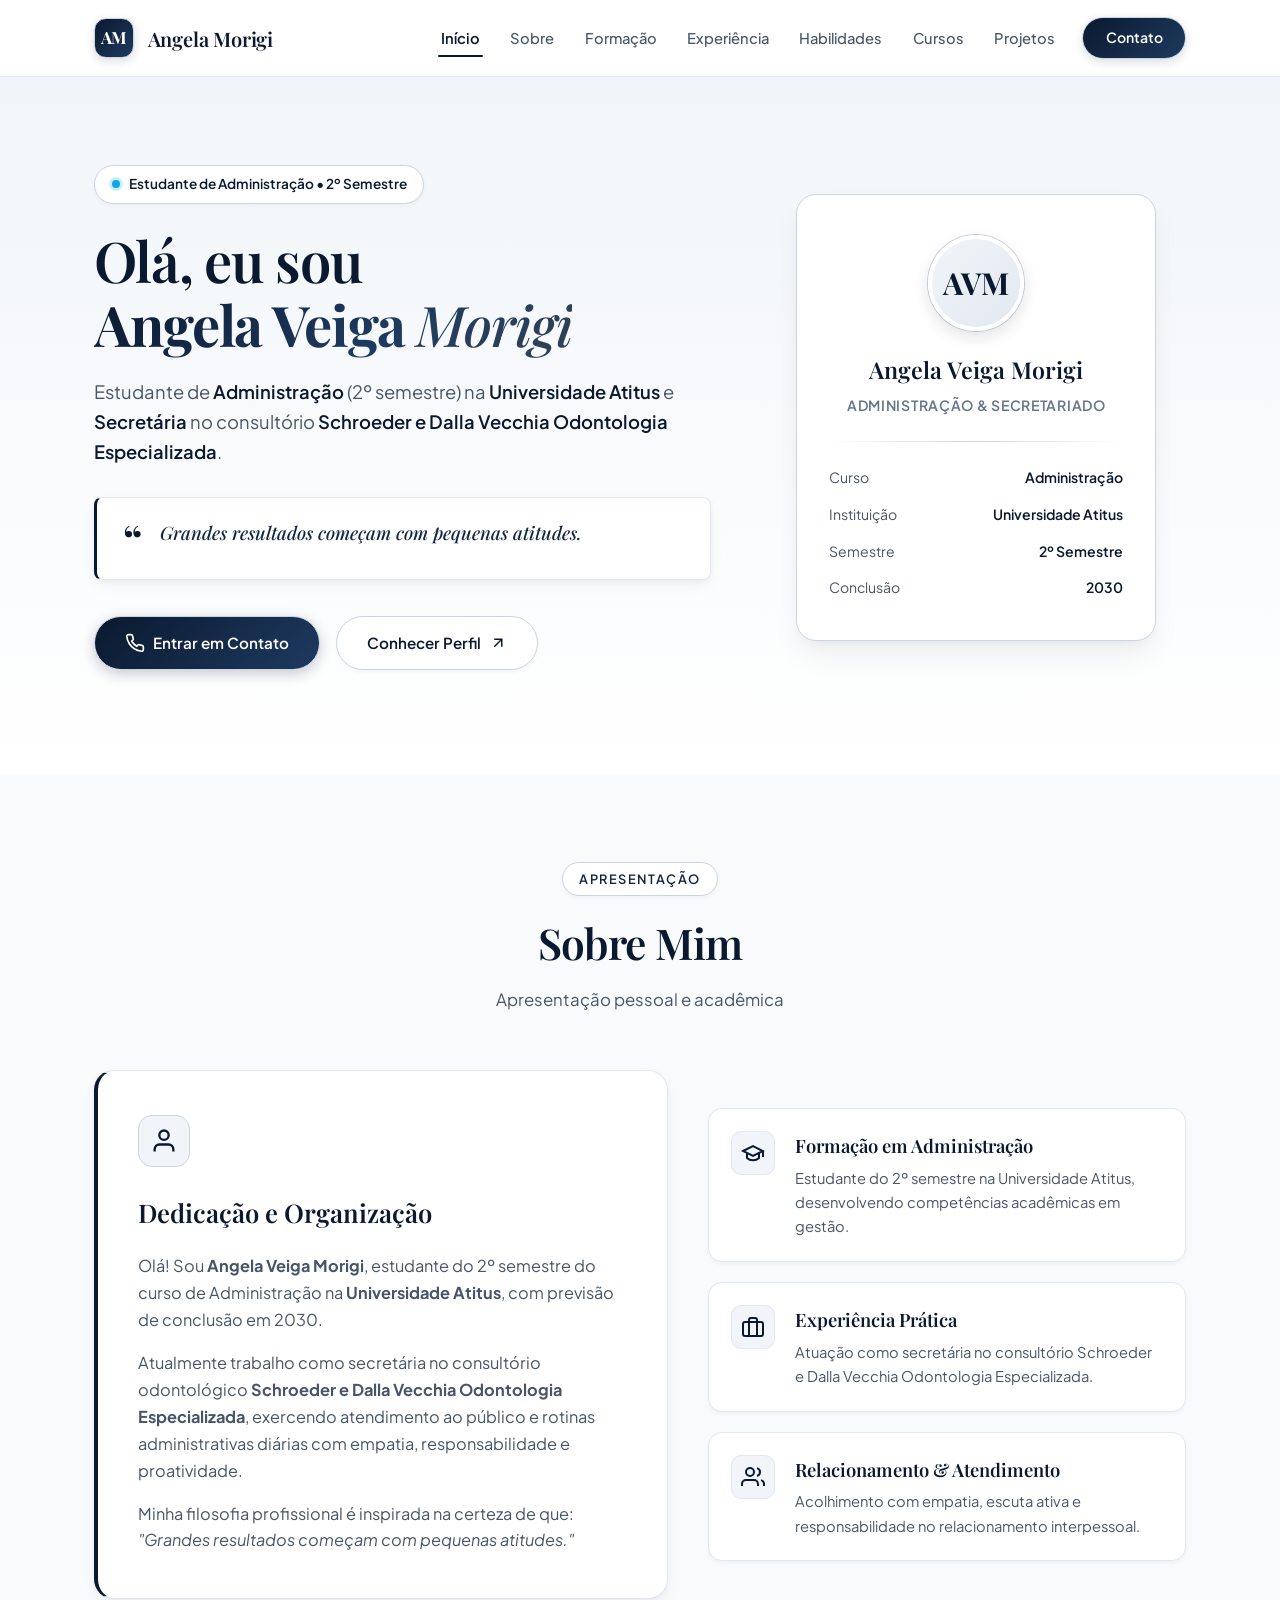
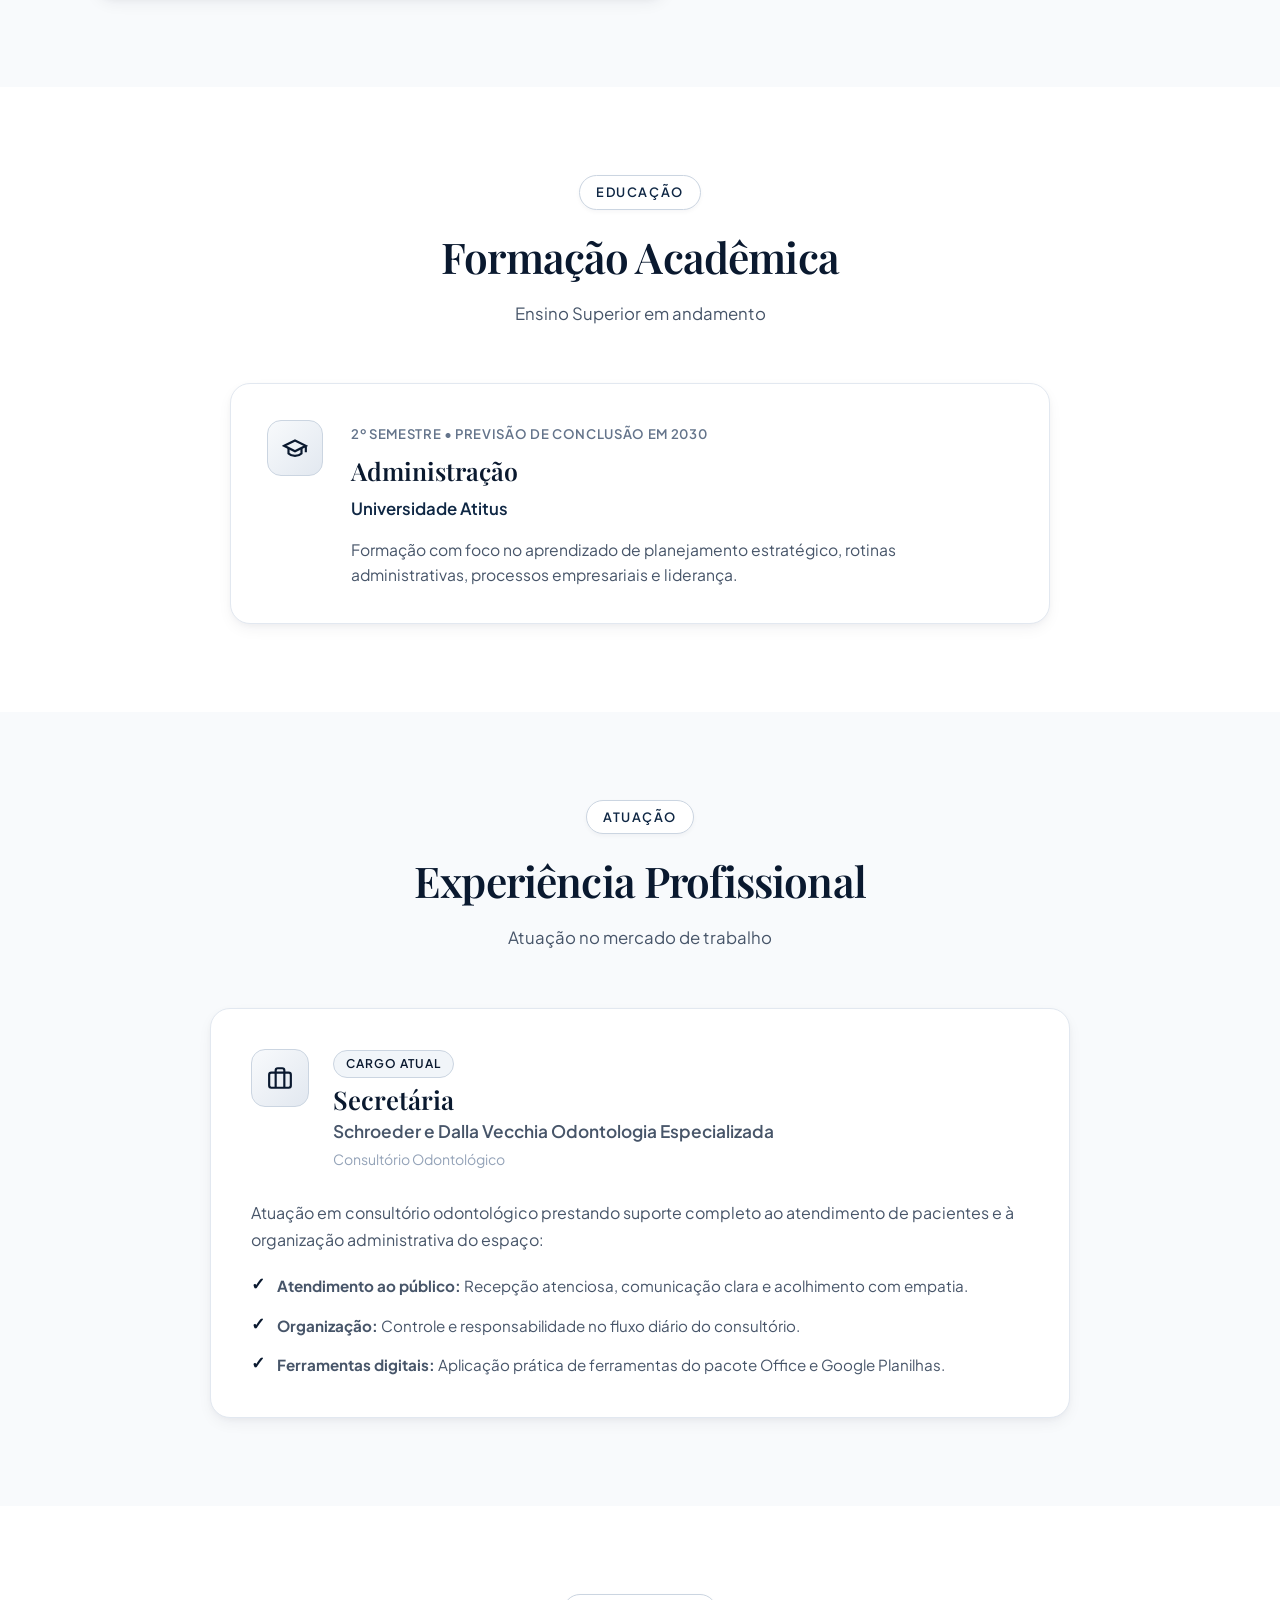
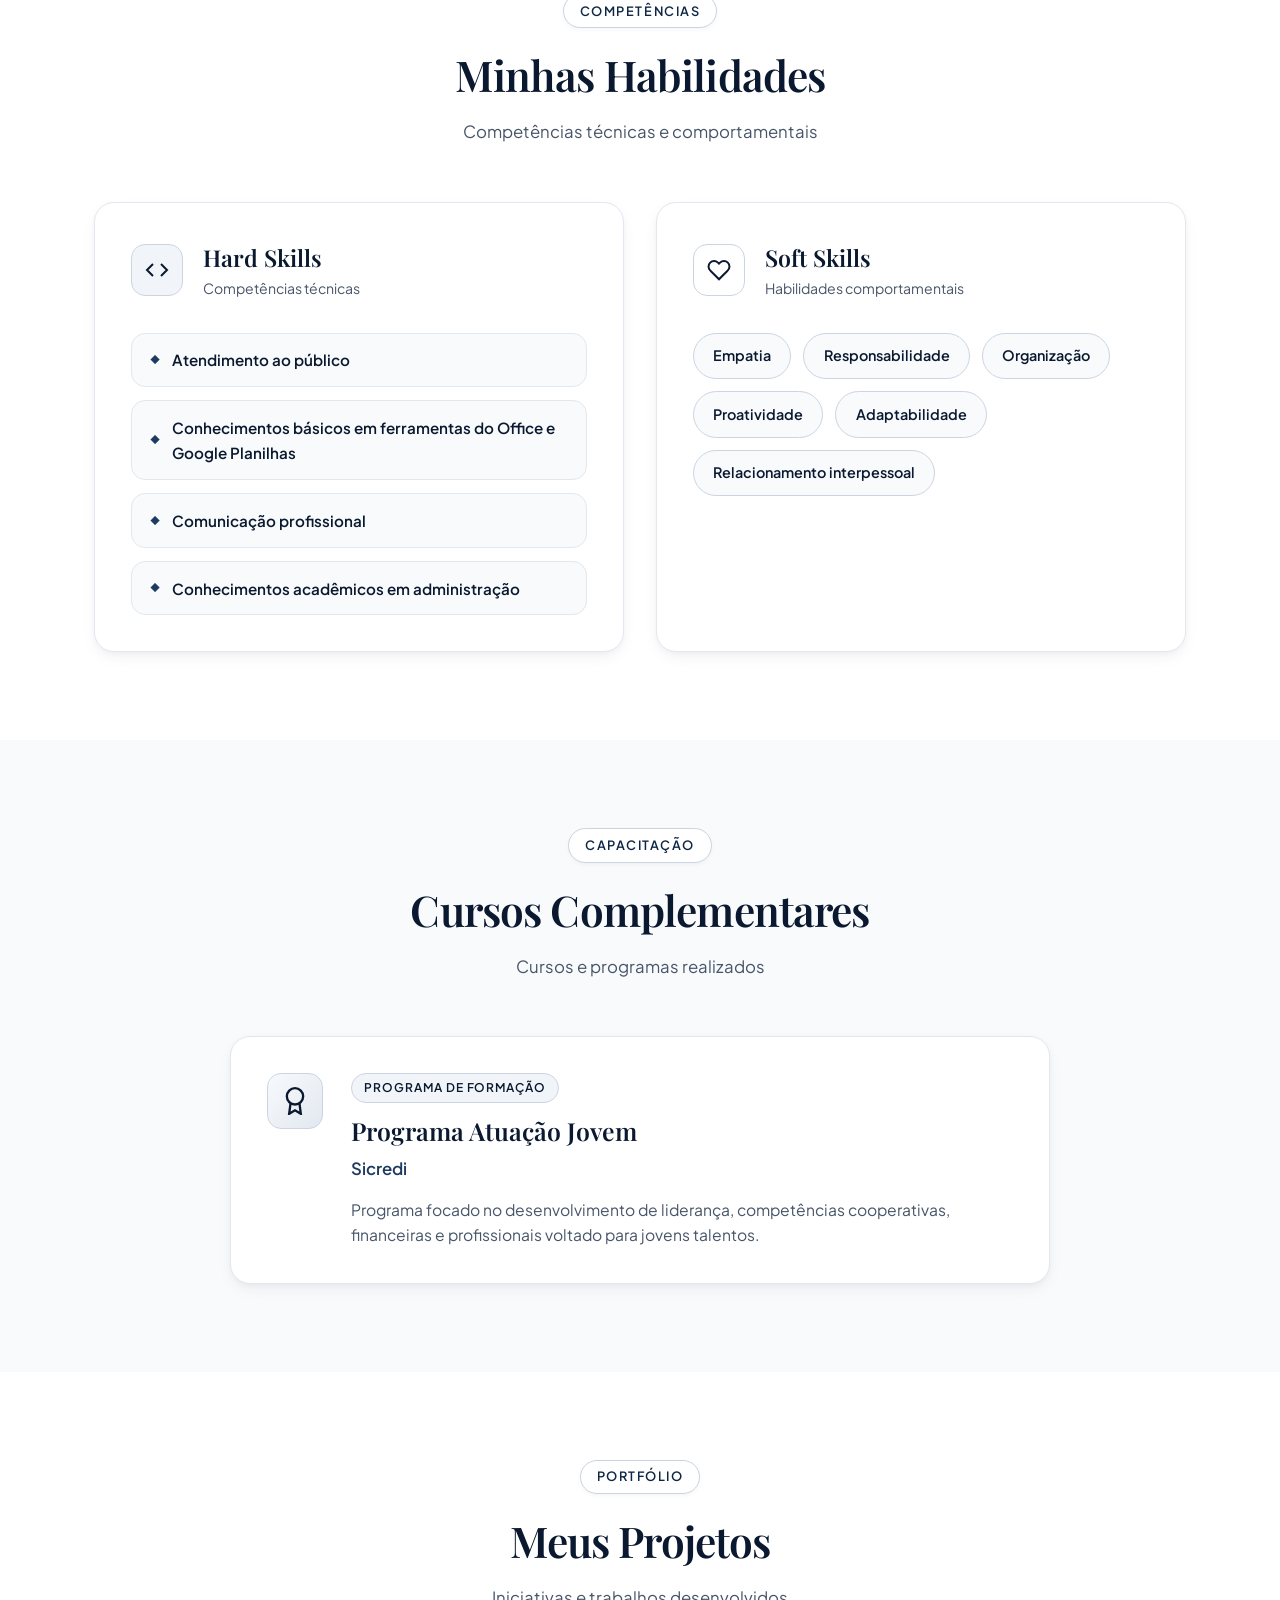
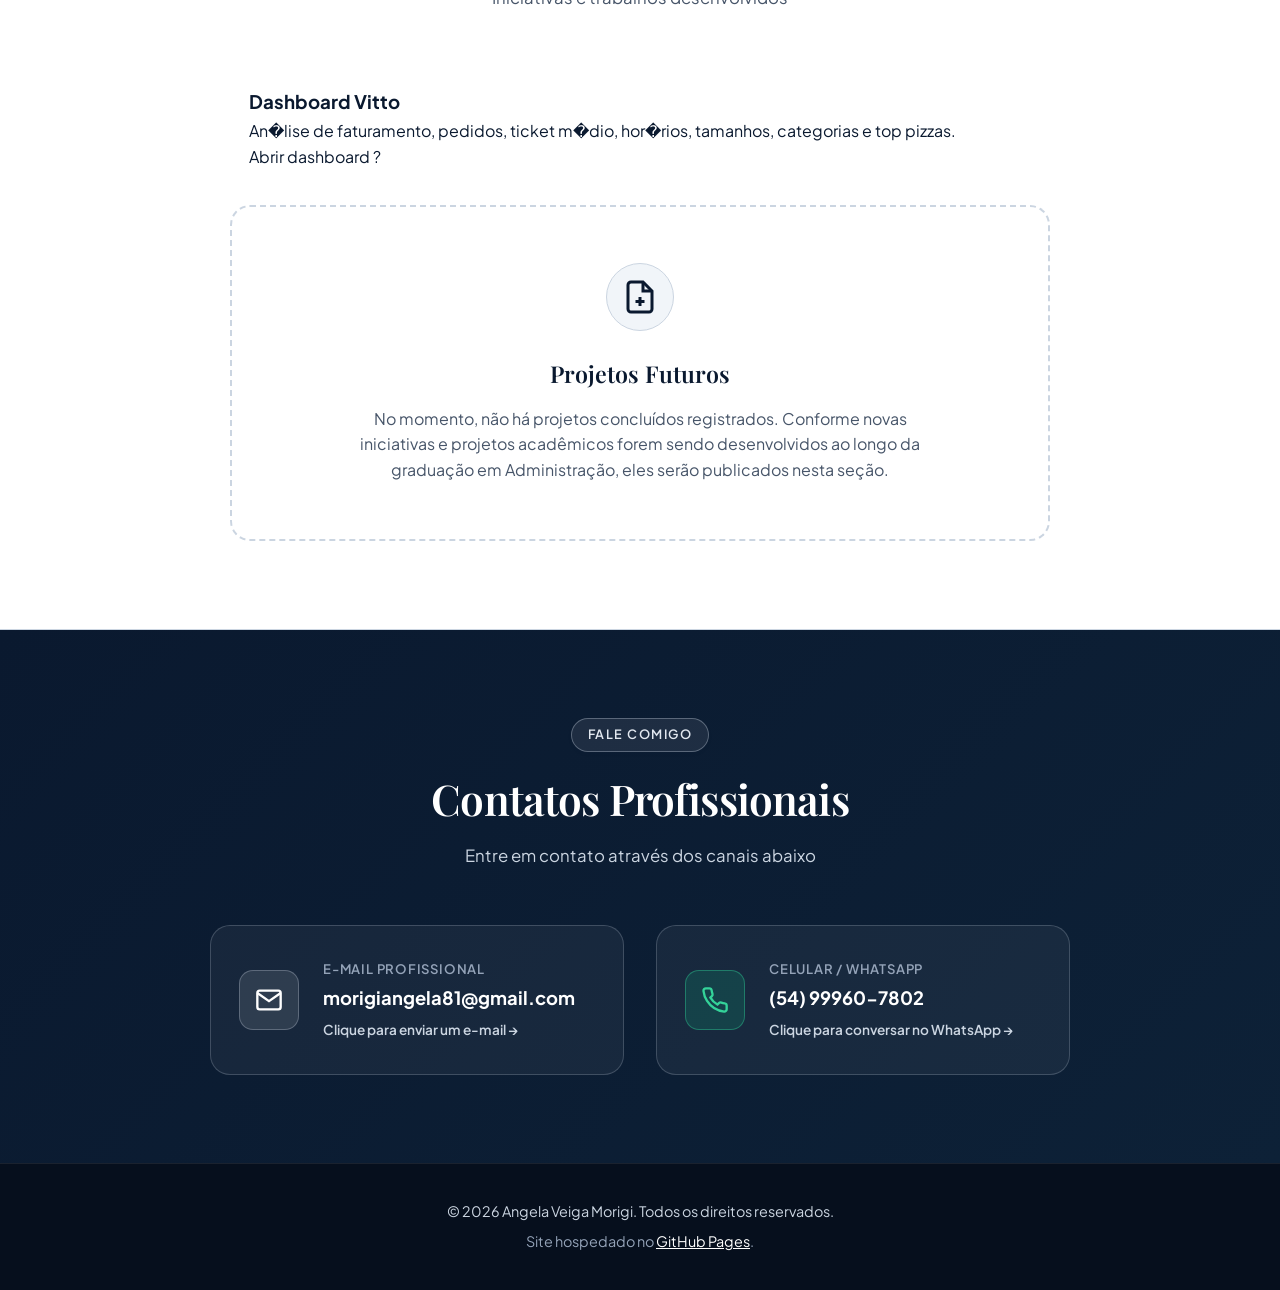
<file: index.html>
<!DOCTYPE html>
<html lang="pt-BR">
<head>
  <meta charset="UTF-8">
  <meta name="viewport" content="width=device-width, initial-scale=1.0">
  <meta name="description" content="Site Pessoal de Angela Veiga Morigi - Estudante de Administração e Secretária. Conheça minha formação acadêmica, experiências e contatos profissionais.">
  <meta name="author" content="Angela Veiga Morigi">
  <title>Angela Veiga Morigi | Site Pessoal</title>

  <!-- Google Fonts: Playfair Display (Elegante & Feminina) + Plus Jakarta Sans (Moderna & Profissional) -->
  <link rel="preconnect" href="https://fonts.googleapis.com">
  <link rel="preconnect" href="https://fonts.gstatic.com" crossorigin>
  <link href="https://fonts.googleapis.com/css2?family=Playfair+Display:ital,wght@0,500;0,600;0,700;1,400;1,500;1,600&family=Plus+Jakarta+Sans:wght@300;400;500;600;700&display=swap" rel="stylesheet">

  <link rel="stylesheet" href="style.css?v=navy-silver-2">
</head>
<body>

  <!-- CABEÇALHO / NAVBAR -->
  <header class="navbar" id="navbar">
    <div class="nav-container">
      <a href="#inicio" class="nav-brand" aria-label="Ir para o início">
        <span class="brand-initials">AM</span>
        <span class="brand-name">Angela Morigi</span>
      </a>

      <!-- Botão Menu Mobile -->
      <button class="mobile-menu-btn" id="mobileMenuBtn" aria-label="Abrir menu de navegação" aria-expanded="false">
        <span class="hamburger-bar"></span>
        <span class="hamburger-bar"></span>
        <span class="hamburger-bar"></span>
      </button>

      <nav class="nav-links" id="navLinks" role="navigation">
        <a href="#inicio" class="nav-link active">Início</a>
        <a href="#sobre" class="nav-link">Sobre</a>
        <a href="#formacao" class="nav-link">Formação</a>
        <a href="#experiencia" class="nav-link">Experiência</a>
        <a href="#habilidades" class="nav-link">Habilidades</a>
        <a href="#cursos" class="nav-link">Cursos</a>
        <a href="#projetos" class="nav-link">Projetos</a>
        <a href="#contato" class="nav-link btn-nav-cta">Contato</a>
      </nav>
    </div>
  </header>

  <main>
    <!-- SEÇÃO HERO / APRESENTAÇÃO -->
    <section class="hero-section" id="inicio">
      <div class="container hero-container">
        <div class="hero-content">
          <div class="badge-tag">
            <span class="status-dot"></span> Estudante de Administração • 2º Semestre
          </div>
          <h1 class="hero-title">
            Olá, eu sou <br>
            <span class="highlight-text">Angela Veiga <em>Morigi</em></span>
          </h1>
          <p class="hero-subtitle">
            Estudante de <strong>Administração</strong> (2º semestre) na <strong>Universidade Atitus</strong> e <strong>Secretária</strong> no consultório <strong>Schroeder e Dalla Vecchia Odontologia Especializada</strong>.
          </p>

          <div class="quote-card">
            <div class="quote-icon" aria-hidden="true">“</div>
            <p class="quote-text">Grandes resultados começam com pequenas atitudes.</p>
          </div>

          <div class="hero-actions">
            <a href="#contato" class="btn btn-primary">
              <svg width="20" height="20" viewBox="0 0 24 24" fill="none" stroke="currentColor" stroke-width="2" aria-hidden="true">
                <path d="M22 16.92v3a2 2 0 0 1-2.18 2 19.79 19.79 0 0 1-8.63-3.07 19.5 19.5 0 0 1-6-6 19.79 19.79 0 0 1-3.07-8.67A2 2 0 0 1 4.11 2h3a2 2 0 0 1 2 1.72 12.84 12.84 0 0 0 .7 2.81 2 2 0 0 1-.45 2.11L8.09 9.91a16 16 0 0 0 6 6l1.27-1.27a2 2 0 0 1 2.11-.45 12.84 12.84 0 0 0 2.81.7A2 2 0 0 1 22 16.92z"></path>
              </svg>
              Entrar em Contato
            </a>
            <a href="#sobre" class="btn btn-secondary">
              Conhecer Perfil
              <svg width="18" height="18" viewBox="0 0 24 24" fill="none" stroke="currentColor" stroke-width="2" aria-hidden="true">
                <line x1="7" y1="17" x2="17" y2="7"></line>
                <polyline points="7 7 17 7 17 17"></polyline>
              </svg>
            </a>
          </div>
        </div>

        <div class="hero-card-visual">
          <div class="profile-card">
            <div class="avatar-circle">
              <span>AVM</span>
            </div>
            <h2 class="profile-card-name">Angela Veiga Morigi</h2>
            <p class="profile-card-role">Administração & Secretariado</p>

            <div class="profile-divider"></div>

            <div class="profile-meta-list">
              <div class="meta-item">
                <span class="meta-label">Curso</span>
                <span class="meta-val">Administração</span>
              </div>
              <div class="meta-item">
                <span class="meta-label">Instituição</span>
                <span class="meta-val">Universidade Atitus</span>
              </div>
              <div class="meta-item">
                <span class="meta-label">Semestre</span>
                <span class="meta-val">2º Semestre</span>
              </div>
              <div class="meta-item">
                <span class="meta-label">Conclusão</span>
                <span class="meta-val">2030</span>
              </div>
            </div>
          </div>
        </div>
      </div>
    </section>

    <!-- SEÇÃO SOBRE -->
    <section class="section section-light" id="sobre">
      <div class="container">
        <div class="section-header">
          <span class="section-tag">Apresentação</span>
          <h2 class="section-title">Sobre Mim</h2>
          <p class="section-description">Apresentação pessoal e acadêmica</p>
        </div>

        <div class="about-grid">
          <div class="about-card main-about">
            <div class="card-icon-box">
              <svg width="28" height="28" viewBox="0 0 24 24" fill="none" stroke="currentColor" stroke-width="2" aria-hidden="true">
                <path d="M20 21v-2a4 4 0 0 0-4-4H8a4 4 0 0 0-4 4v2"></path>
                <circle cx="12" cy="7" r="4"></circle>
              </svg>
            </div>
            <h3>Dedicação e Organização</h3>
            <p>
              Olá! Sou <strong>Angela Veiga Morigi</strong>, estudante do 2º semestre do curso de Administração na <strong>Universidade Atitus</strong>, com previsão de conclusão em 2030.
            </p>
            <p>
              Atualmente trabalho como secretária no consultório odontológico <strong>Schroeder e Dalla Vecchia Odontologia Especializada</strong>, exercendo atendimento ao público e rotinas administrativas diárias com empatia, responsabilidade e proatividade.
            </p>
            <p>
              Minha filosofia profissional é inspirada na certeza de que: <em>"Grandes resultados começam com pequenas atitudes."</em>
            </p>
          </div>

          <div class="about-highlights">
            <div class="highlight-item">
              <div class="hi-icon">
                <svg width="24" height="24" viewBox="0 0 24 24" fill="none" stroke="currentColor" stroke-width="2" aria-hidden="true">
                  <path d="M22 10v6M2 10l10-5 10 5-10 5z"></path>
                  <path d="M6 12v5c3 3 9 3 12 0v-5"></path>
                </svg>
              </div>
              <div>
                <h4>Formação em Administração</h4>
                <p>Estudante do 2º semestre na Universidade Atitus, desenvolvendo competências acadêmicas em gestão.</p>
              </div>
            </div>

            <div class="highlight-item">
              <div class="hi-icon">
                <svg width="24" height="24" viewBox="0 0 24 24" fill="none" stroke="currentColor" stroke-width="2" aria-hidden="true">
                  <rect x="2" y="7" width="20" height="14" rx="2" ry="2"></rect>
                  <path d="M16 21V5a2 2 0 0 0-2-2h-4a2 2 0 0 0-2 2v16"></path>
                </svg>
              </div>
              <div>
                <h4>Experiência Prática</h4>
                <p>Atuação como secretária no consultório Schroeder e Dalla Vecchia Odontologia Especializada.</p>
              </div>
            </div>

            <div class="highlight-item">
              <div class="hi-icon">
                <svg width="24" height="24" viewBox="0 0 24 24" fill="none" stroke="currentColor" stroke-width="2" aria-hidden="true">
                  <path d="M17 21v-2a4 4 0 0 0-4-4H5a4 4 0 0 0-4 4v2"></path>
                  <circle cx="9" cy="7" r="4"></circle>
                  <path d="M23 21v-2a4 4 0 0 0-3-3.87"></path>
                  <path d="M16 3.13a4 4 0 0 1 0 7.75"></path>
                </svg>
              </div>
              <div>
                <h4>Relacionamento & Atendimento</h4>
                <p>Acolhimento com empatia, escuta ativa e responsabilidade no relacionamento interpessoal.</p>
              </div>
            </div>
          </div>
        </div>
      </div>
    </section>

    <!-- SEÇÃO FORMAÇÃO ACADÊMICA -->
    <section class="section" id="formacao">
      <div class="container">
        <div class="section-header">
          <span class="section-tag">Educação</span>
          <h2 class="section-title">Formação Acadêmica</h2>
          <p class="section-description">Ensino Superior em andamento</p>
        </div>

        <div class="timeline-container">
          <div class="timeline-card">
            <div class="timeline-badge">
              <svg width="26" height="26" viewBox="0 0 24 24" fill="none" stroke="currentColor" stroke-width="2" aria-hidden="true">
                <path d="M22 10v6M2 10l10-5 10 5-10 5z"></path>
                <path d="M6 12v5c3 3 9 3 12 0v-5"></path>
              </svg>
            </div>
            <div class="timeline-content">
              <span class="timeline-period">2º Semestre • Previsão de Conclusão em 2030</span>
              <h3 class="timeline-title">Administração</h3>
              <h4 class="timeline-subtitle">Universidade Atitus</h4>
              <p class="timeline-text">
                Formação com foco no aprendizado de planejamento estratégico, rotinas administrativas, processos empresariais e liderança.
              </p>
            </div>
          </div>
        </div>
      </div>
    </section>

    <!-- SEÇÃO EXPERIÊNCIA PROFISSIONAL -->
    <section class="section section-light" id="experiencia">
      <div class="container">
        <div class="section-header">
          <span class="section-tag">Atuação</span>
          <h2 class="section-title">Experiência Profissional</h2>
          <p class="section-description">Atuação no mercado de trabalho</p>
        </div>

        <div class="experience-grid">
          <div class="experience-card">
            <div class="exp-header">
              <div class="exp-icon">
                <svg width="26" height="26" viewBox="0 0 24 24" fill="none" stroke="currentColor" stroke-width="2" aria-hidden="true">
                  <rect x="2" y="7" width="20" height="14" rx="2" ry="2"></rect>
                  <path d="M16 21V5a2 2 0 0 0-2-2h-4a2 2 0 0 0-2 2v16"></path>
                </svg>
              </div>
              <div class="exp-info">
                <span class="exp-tag">Cargo Atual</span>
                <h3 class="exp-title">Secretária</h3>
                <h4 class="exp-company">Schroeder e Dalla Vecchia Odontologia Especializada</h4>
                <span class="exp-sector">Consultório Odontológico</span>
              </div>
            </div>

            <div class="exp-body">
              <p class="exp-desc">
                Atuação em consultório odontológico prestando suporte completo ao atendimento de pacientes e à organização administrativa do espaço:
              </p>
              <ul class="exp-points">
                <li>
                  <span class="check-bullet">✓</span>
                  <span><strong>Atendimento ao público:</strong> Recepção atenciosa, comunicação clara e acolhimento com empatia.</span>
                </li>
                <li>
                  <span class="check-bullet">✓</span>
                  <span><strong>Organização:</strong> Controle e responsabilidade no fluxo diário do consultório.</span>
                </li>
                <li>
                  <span class="check-bullet">✓</span>
                  <span><strong>Ferramentas digitais:</strong> Aplicação prática de ferramentas do pacote Office e Google Planilhas.</span>
                </li>
              </ul>
            </div>
          </div>
        </div>
      </div>
    </section>

    <!-- SEÇÃO HABILIDADES -->
    <section class="section" id="habilidades">
      <div class="container">
        <div class="section-header">
          <span class="section-tag">Competências</span>
          <h2 class="section-title">Minhas Habilidades</h2>
          <p class="section-description">Competências técnicas e comportamentais</p>
        </div>

        <div class="skills-grid">
          <!-- HARD SKILLS -->
          <div class="skills-card">
            <div class="skills-card-header">
              <div class="skills-type-icon hard-icon">
                <svg width="24" height="24" viewBox="0 0 24 24" fill="none" stroke="currentColor" stroke-width="2" aria-hidden="true">
                  <polyline points="16 18 22 12 16 6"></polyline>
                  <polyline points="8 6 2 12 8 18"></polyline>
                </svg>
              </div>
              <div>
                <h3 class="skills-title">Hard Skills</h3>
                <p class="skills-subtitle">Competências técnicas</p>
              </div>
            </div>

            <div class="skills-list">
              <div class="skill-item">
                <span class="skill-bullet">◆</span>
                <span class="skill-name">Atendimento ao público</span>
              </div>
              <div class="skill-item">
                <span class="skill-bullet">◆</span>
                <span class="skill-name">Conhecimentos básicos em ferramentas do Office e Google Planilhas</span>
              </div>
              <div class="skill-item">
                <span class="skill-bullet">◆</span>
                <span class="skill-name">Comunicação profissional</span>
              </div>
              <div class="skill-item">
                <span class="skill-bullet">◆</span>
                <span class="skill-name">Conhecimentos acadêmicos em administração</span>
              </div>
            </div>
          </div>

          <!-- SOFT SKILLS -->
          <div class="skills-card">
            <div class="skills-card-header">
              <div class="skills-type-icon soft-icon">
                <svg width="24" height="24" viewBox="0 0 24 24" fill="none" stroke="currentColor" stroke-width="2" aria-hidden="true">
                  <path d="M20.84 4.61a5.5 5.5 0 0 0-7.78 0L12 5.67l-1.06-1.06a5.5 5.5 0 0 0-7.78 7.78l1.06 1.06L12 21.23l7.78-7.78 1.06-1.06a5.5 5.5 0 0 0 0-7.78z"></path>
                </svg>
              </div>
              <div>
                <h3 class="skills-title">Soft Skills</h3>
                <p class="skills-subtitle">Habilidades comportamentais</p>
              </div>
            </div>

            <div class="skills-tags">
              <span class="skill-tag">Empatia</span>
              <span class="skill-tag">Responsabilidade</span>
              <span class="skill-tag">Organização</span>
              <span class="skill-tag">Proatividade</span>
              <span class="skill-tag">Adaptabilidade</span>
              <span class="skill-tag">Relacionamento interpessoal</span>
            </div>
          </div>
        </div>
      </div>
    </section>

    <!-- SEÇÃO CURSOS -->
    <section class="section section-light" id="cursos">
      <div class="container">
        <div class="section-header">
          <span class="section-tag">Capacitação</span>
          <h2 class="section-title">Cursos Complementares</h2>
          <p class="section-description">Cursos e programas realizados</p>
        </div>

        <div class="courses-grid">
          <div class="course-card">
            <div class="course-icon">
              <svg width="28" height="28" viewBox="0 0 24 24" fill="none" stroke="currentColor" stroke-width="2" aria-hidden="true">
                <circle cx="12" cy="8" r="7"></circle>
                <polyline points="8.21 13.89 7 23 12 20 17 23 15.79 13.88"></polyline>
              </svg>
            </div>
            <div class="course-details">
              <span class="course-tag">Programa de Formação</span>
              <h3 class="course-title">Programa Atuação Jovem</h3>
              <h4 class="course-institution">Sicredi</h4>
              <p class="course-desc">
                Programa focado no desenvolvimento de liderança, competências cooperativas, financeiras e profissionais voltado para jovens talentos.
              </p>
            </div>
          </div>
        </div>
      </div>
    </section>

    <!-- SEÇÃO PROJETOS -->
    <section class="section" id="projetos">
      <div class="container">
        <div class="section-header">
          <span class="section-tag">Portfólio</span>
          <h2 class="section-title">Meus Projetos</h2>
          <p class="section-description">Iniciativas e trabalhos desenvolvidos</p>
        </div>

        <div class="projects-container">
            <a href="dashboard-vitto/" class="project-card" style="display:block;text-decoration:none;color:inherit;border:1px solid rgba(255,255,255,0.12);border-radius:12px;padding:18px;margin-bottom:16px;"><h3>Dashboard Vitto</h3><p>An�lise de faturamento, pedidos, ticket m�dio, hor�rios, tamanhos, categorias e top pizzas.</p><span>Abrir dashboard ?</span></a>
          <div class="empty-projects-card">
            <div class="empty-icon-box">
              <svg width="36" height="36" viewBox="0 0 24 24" fill="none" stroke="currentColor" stroke-width="2" aria-hidden="true">
                <path d="M14 2H6a2 2 0 0 0-2 2v16a2 2 0 0 0 2 2h12a2 2 0 0 0 2-2V8z"></path>
                <polyline points="14 2 14 8 20 8"></polyline>
                <line x1="12" y1="18" x2="12" y2="12"></line>
                <line x1="9" y1="15" x2="15" y2="15"></line>
              </svg>
            </div>
            <h3>Projetos Futuros</h3>
            <p>
              No momento, não há projetos concluídos registrados. Conforme novas iniciativas e projetos acadêmicos forem sendo desenvolvidos ao longo da graduação em Administração, eles serão publicados nesta seção.
            </p>
          </div>
        </div>
      </div>
    </section>

    <!-- SEÇÃO CONTATO -->
    <section class="section section-contact" id="contato">
      <div class="container">
        <div class="section-header section-header-white">
          <span class="section-tag section-tag-light">Fale Comigo</span>
          <h2 class="section-title">Contatos Profissionais</h2>
          <p class="section-description">Entre em contato através dos canais abaixo</p>
        </div>

        <div class="contact-cards-grid">
          <!-- CARD EMAIL -->
          <a href="mailto:morigiangela81@gmail.com" class="contact-card" title="Enviar e-mail para morigiangela81@gmail.com">
            <div class="contact-card-icon">
              <svg width="28" height="28" viewBox="0 0 24 24" fill="none" stroke="currentColor" stroke-width="2" aria-hidden="true">
                <path d="M4 4h16c1.1 0 2 .9 2 2v12c0 1.1-.9 2-2 2H4c-1.1 0-2-.9-2-2V6c0-1.1.9-2 2-2z"></path>
                <polyline points="22,6 12,13 2,6"></polyline>
              </svg>
            </div>
            <div class="contact-card-info">
              <span class="contact-type">E-mail Profissional</span>
              <strong class="contact-value">morigiangela81@gmail.com</strong>
              <span class="contact-cta-hint">Clique para enviar um e-mail →</span>
            </div>
          </a>

          <!-- CARD WHATSAPP / TELEFONE -->
          <a href="https://wa.me/5554999607802?text=Ol%C3%A1%2C%20Angela!%20Vim%20pelo%20seu%20site%20pessoal." target="_blank" rel="noopener noreferrer" class="contact-card" title="Conversar no WhatsApp">
            <div class="contact-card-icon whatsapp-icon">
              <svg width="28" height="28" viewBox="0 0 24 24" fill="none" stroke="currentColor" stroke-width="2" aria-hidden="true">
                <path d="M22 16.92v3a2 2 0 0 1-2.18 2 19.79 19.79 0 0 1-8.63-3.07 19.5 19.5 0 0 1-6-6 19.79 19.79 0 0 1-3.07-8.67A2 2 0 0 1 4.11 2h3a2 2 0 0 1 2 1.72 12.84 12.84 0 0 0 .7 2.81 2 2 0 0 1-.45 2.11L8.09 9.91a16 16 0 0 0 6 6l1.27-1.27a2 2 0 0 1 2.11-.45 12.84 12.84 0 0 0 2.81.7A2 2 0 0 1 22 16.92z"></path>
              </svg>
            </div>
            <div class="contact-card-info">
              <span class="contact-type">Celular / WhatsApp</span>
              <strong class="contact-value">(54) 99960-7802</strong>
              <span class="contact-cta-hint">Clique para conversar no WhatsApp →</span>
            </div>
          </a>
        </div>
      </div>
    </section>
  </main>

  <!-- RODAPÉ -->
  <footer class="footer">
    <div class="container footer-container">
      <p class="footer-copy">
        © 2026 Angela Veiga Morigi. Todos os direitos reservados.
      </p>
      <p class="footer-sub">
        Site hospedado no <a href="https://pages.github.com/" target="_blank" rel="noopener noreferrer">GitHub Pages</a>.
      </p>
    </div>
  </footer>

  <script src="script.js?v=navy-silver-2"></script>
</body>
</html>
</file>
<file: style.css>
/* ==========================================================================
   SITE PESSOAL - ANGELA VEIGA MORIGI
   Identidade Visual: Azul Marinho & Prata
   Tipografia Moderna, Elegante e com Detalhes Femininos e Profissionais
   ========================================================================== */

:root {
  /* PALETA AZUL MARINHO & PRATA */
  --navy-deep: #0a192f;        /* Azul marinho nobre profundo */
  --navy-primary: #0f2744;     /* Azul marinho clássico executivo */
  --navy-light: #1e3a5f;      /* Azul marinho suave */
  --navy-glow: rgba(10, 25, 47, 0.12);

  --silver-light: #f8fafc;     /* Prata gelo suave / off-white luminoso */
  --silver-mist: #f1f5f9;      /* Fundo suave em tom prata neutro */
  --silver-border: #cbd5e1;    /* Borda prateada refinada */
  --silver-border-light: #e2e8f0;
  --silver-text: #64748b;      /* Texto em prata ardósia */
  --silver-shimmer: linear-gradient(135deg, #ffffff 0%, #e2e8f0 50%, #cbd5e1 100%);
  
  --text-main: #0a192f;        /* Azul marinho quase ébano para leitura cristalina */
  --text-muted: #475569;       /* Texto de apoio elegante */
  --text-light: #94a3b8;
  
  --bg-body: #ffffff;
  --bg-light: #f8fafc;         /* Fundo alternado com toque prateado sutil */
  --bg-card: #ffffff;

  --shadow-sm: 0 2px 4px rgba(10, 25, 47, 0.04);
  --shadow-md: 0 6px 16px -2px rgba(10, 25, 47, 0.06), 0 2px 6px -1px rgba(10, 25, 47, 0.04);
  --shadow-lg: 0 16px 32px -6px rgba(10, 25, 47, 0.08), 0 6px 12px -3px rgba(10, 25, 47, 0.03);
  --shadow-card-hover: 0 20px 36px -8px rgba(10, 25, 47, 0.12), 0 0 0 1px var(--silver-border);

  --radius-sm: 8px;
  --radius-md: 14px;
  --radius-lg: 20px;
  --radius-full: 9999px;

  /* FONTES: Playfair Display (Serifada Feminina & Elegante) + Plus Jakarta Sans (Moderna & Limpa) */
  --font-serif: 'Playfair Display', Georgia, serif;
  --font-sans: 'Plus Jakarta Sans', -apple-system, BlinkMacSystemFont, "Segoe UI", sans-serif;

  --transition: all 0.28s cubic-bezier(0.16, 1, 0.3, 1);
}

/* RESET E BASE */
*, *::before, *::after {
  box-sizing: border-box;
  margin: 0;
  padding: 0;
  -webkit-tap-highlight-color: transparent;
}

html {
  scroll-behavior: smooth;
  font-size: 16px;
}

body {
  font-family: var(--font-sans);
  background-color: var(--bg-body);
  color: var(--text-main);
  line-height: 1.65;
  -webkit-font-smoothing: antialiased;
  -moz-osx-font-smoothing: grayscale;
  overflow-x: hidden;
}

a {
  color: inherit;
  text-decoration: none;
}

ul {
  list-style: none;
}

.container {
  width: 100%;
  max-width: 1140px;
  margin: 0 auto;
  padding: 0 1.5rem;
}

/* ==========================================================================
   CABEÇALHO E NAVEGAÇÃO
   ========================================================================== */
.navbar {
  position: sticky;
  top: 0;
  z-index: 1000;
  background: rgba(255, 255, 255, 0.94);
  backdrop-filter: blur(14px);
  -webkit-backdrop-filter: blur(14px);
  border-bottom: 1px solid var(--silver-border-light);
  transition: var(--transition);
}

.nav-container {
  display: flex;
  align-items: center;
  justify-content: space-between;
  height: 76px;
  max-width: 1140px;
  margin: 0 auto;
  padding: 0 1.5rem;
}

.nav-brand {
  display: flex;
  align-items: center;
  gap: 0.85rem;
  letter-spacing: -0.01em;
}

.brand-initials {
  display: inline-flex;
  align-items: center;
  justify-content: center;
  width: 40px;
  height: 40px;
  background: linear-gradient(135deg, var(--navy-deep) 0%, var(--navy-light) 100%);
  color: #ffffff;
  border: 1px solid var(--silver-border);
  border-radius: 12px;
  font-family: var(--font-serif);
  font-weight: 700;
  font-size: 1.05rem;
  box-shadow: 0 3px 10px rgba(10, 25, 47, 0.15);
}

.brand-name {
  font-family: var(--font-serif);
  font-size: 1.25rem;
  font-weight: 600;
  color: var(--navy-deep);
  letter-spacing: -0.01em;
}

.nav-links {
  display: flex;
  align-items: center;
  gap: 1.5rem;
}

.nav-link {
  font-size: 0.92rem;
  font-weight: 500;
  color: var(--text-muted);
  transition: var(--transition);
  padding: 0.4rem 0.2rem;
  position: relative;
}

.nav-link:hover,
.nav-link.active {
  color: var(--navy-deep);
  font-weight: 600;
}

.nav-link.active::after {
  content: '';
  position: absolute;
  bottom: 0;
  left: 0;
  width: 100%;
  height: 2px;
  background-color: var(--navy-deep);
  border-radius: 2px;
}

.btn-nav-cta {
  background: linear-gradient(135deg, var(--navy-deep) 0%, var(--navy-light) 100%) !important;
  color: #ffffff !important;
  border: 1px solid var(--silver-border);
  padding: 0.55rem 1.4rem !important;
  border-radius: var(--radius-full);
  font-weight: 600;
  font-size: 0.88rem !important;
  transition: var(--transition);
  box-shadow: 0 3px 10px rgba(10, 25, 47, 0.15);
}

.btn-nav-cta:hover {
  background: var(--navy-deep) !important;
  transform: translateY(-1px);
  box-shadow: 0 6px 16px rgba(10, 25, 47, 0.22);
}

.btn-nav-cta::after {
  display: none !important;
}

/* BOTÃO HAMBÚRGUER MOBILE */
.mobile-menu-btn {
  display: none;
  background: none;
  border: none;
  cursor: pointer;
  width: 44px;
  height: 44px;
  padding: 10px;
  flex-direction: column;
  justify-content: space-around;
  align-items: center;
  border-radius: var(--radius-sm);
  transition: var(--transition);
}

.hamburger-bar {
  display: block;
  width: 24px;
  height: 2px;
  background-color: var(--navy-deep);
  border-radius: 2px;
  transition: var(--transition);
}

.mobile-menu-btn.active .hamburger-bar:nth-child(1) {
  transform: translateY(7px) rotate(45deg);
}

.mobile-menu-btn.active .hamburger-bar:nth-child(2) {
  opacity: 0;
}

.mobile-menu-btn.active .hamburger-bar:nth-child(3) {
  transform: translateY(-7px) rotate(-45deg);
}

/* ==========================================================================
   SEÇÕES GERAIS
   ========================================================================== */
.section {
  padding: 5.5rem 0;
}

.section-light {
  background-color: var(--bg-light);
}

.section-header {
  text-align: center;
  max-width: 640px;
  margin: 0 auto 3.5rem auto;
}

.section-tag {
  display: inline-block;
  font-size: 0.8rem;
  font-weight: 600;
  text-transform: uppercase;
  letter-spacing: 0.12em;
  color: var(--navy-primary);
  background: #ffffff;
  border: 1px solid var(--silver-border);
  padding: 0.35rem 1rem;
  border-radius: var(--radius-full);
  margin-bottom: 0.75rem;
  box-shadow: var(--shadow-sm);
}

.section-title {
  font-family: var(--font-serif);
  font-size: clamp(2rem, 3.8vw, 2.65rem);
  font-weight: 600;
  color: var(--navy-deep);
  letter-spacing: -0.02em;
  margin-bottom: 0.5rem;
}

.section-description {
  color: var(--text-muted);
  font-size: 1.05rem;
}

/* ==========================================================================
   SEÇÃO HERO
   ========================================================================== */
.hero-section {
  padding: 5.5rem 0 6.5rem 0;
  background: linear-gradient(180deg, #f1f5f9 0%, #f8fafc 50%, #ffffff 100%);
  position: relative;
  overflow: hidden;
}

.hero-container {
  display: grid;
  grid-template-columns: 1.25fr 0.85fr;
  align-items: center;
  gap: 3.5rem;
}

.badge-tag {
  display: inline-flex;
  align-items: center;
  gap: 0.55rem;
  background: #ffffff;
  border: 1px solid var(--silver-border);
  padding: 0.45rem 1.05rem;
  border-radius: var(--radius-full);
  font-size: 0.85rem;
  font-weight: 600;
  color: var(--navy-deep);
  margin-bottom: 1.5rem;
  box-shadow: var(--shadow-sm);
}

.status-dot {
  width: 8px;
  height: 8px;
  background-color: #0ea5e9;
  border-radius: 50%;
  display: inline-block;
  box-shadow: 0 0 0 3px rgba(14, 165, 233, 0.2);
}

.hero-title {
  font-family: var(--font-serif);
  font-size: clamp(2.4rem, 5.2vw, 3.5rem);
  font-weight: 600;
  line-height: 1.15;
  letter-spacing: -0.02em;
  color: var(--navy-deep);
  margin-bottom: 1.25rem;
}

.highlight-text {
  font-weight: 700;
  background: linear-gradient(135deg, var(--navy-deep) 0%, var(--navy-light) 60%, #334155 100%);
  -webkit-background-clip: text;
  -webkit-text-fill-color: transparent;
}

.highlight-text em {
  font-style: italic;
  font-weight: 500;
}

.hero-subtitle {
  font-size: 1.15rem;
  color: var(--text-muted);
  margin-bottom: 1.85rem;
  line-height: 1.65;
}

.hero-subtitle strong {
  color: var(--navy-deep);
  font-weight: 600;
}

/* CARD DE FRASE */
.quote-card {
  display: flex;
  align-items: flex-start;
  gap: 1.1rem;
  background: #ffffff;
  border-left: 3.5px solid var(--navy-deep);
  border-top: 1px solid var(--silver-border-light);
  border-right: 1px solid var(--silver-border-light);
  border-bottom: 1px solid var(--silver-border-light);
  padding: 1.35rem 1.65rem;
  border-radius: var(--radius-sm);
  box-shadow: var(--shadow-md);
  margin-bottom: 2.25rem;
}

.quote-icon {
  font-family: var(--font-serif);
  font-size: 2.6rem;
  line-height: 0.9;
  color: var(--navy-deep);
  font-weight: bold;
}

.quote-text {
  font-family: var(--font-serif);
  font-size: 1.15rem;
  font-style: italic;
  font-weight: 500;
  color: var(--navy-primary);
  line-height: 1.45;
}

.hero-actions {
  display: flex;
  align-items: center;
  gap: 1rem;
  flex-wrap: wrap;
}

.btn {
  display: inline-flex;
  align-items: center;
  justify-content: center;
  gap: 0.55rem;
  padding: 0.85rem 1.85rem;
  border-radius: var(--radius-full);
  font-weight: 600;
  font-size: 0.95rem;
  transition: var(--transition);
  cursor: pointer;
  border: none;
}

.btn-primary {
  background: linear-gradient(135deg, var(--navy-deep) 0%, var(--navy-light) 100%);
  color: #ffffff;
  border: 1px solid var(--silver-border);
  box-shadow: 0 4px 14px rgba(10, 25, 47, 0.22);
}

.btn-primary:hover {
  transform: translateY(-2px);
  background: var(--navy-deep);
  box-shadow: 0 8px 22px rgba(10, 25, 47, 0.32);
}

.btn-secondary {
  background-color: #ffffff;
  color: var(--navy-deep);
  border: 1px solid var(--silver-border);
  box-shadow: var(--shadow-sm);
}

.btn-secondary:hover {
  background-color: var(--bg-light);
  border-color: var(--navy-deep);
  color: var(--navy-deep);
  transform: translateY(-2px);
  box-shadow: var(--shadow-md);
}

/* VISUAL HERO PROFILE CARD */
.hero-card-visual {
  display: flex;
  justify-content: center;
}

.profile-card {
  background: #ffffff;
  border: 1px solid var(--silver-border);
  border-radius: var(--radius-lg);
  padding: 2.5rem 2rem;
  width: 100%;
  max-width: 360px;
  box-shadow: var(--shadow-lg);
  text-align: center;
  position: relative;
  transition: var(--transition);
}

.profile-card:hover {
  transform: translateY(-4px);
  box-shadow: var(--shadow-card-hover);
}

.avatar-circle {
  width: 96px;
  height: 96px;
  margin: 0 auto 1.25rem auto;
  border-radius: 50%;
  background: linear-gradient(135deg, #f1f5f9 0%, #e2e8f0 100%);
  display: flex;
  align-items: center;
  justify-content: center;
  font-family: var(--font-serif);
  font-weight: 700;
  font-size: 1.9rem;
  color: var(--navy-deep);
  border: 4px solid #ffffff;
  box-shadow: 0 6px 16px rgba(10, 25, 47, 0.12), 0 0 0 1px var(--silver-border);
}

.profile-card-name {
  font-family: var(--font-serif);
  font-size: 1.45rem;
  font-weight: 600;
  color: var(--navy-deep);
  margin-bottom: 0.25rem;
}

.profile-card-role {
  color: var(--silver-text);
  font-size: 0.88rem;
  font-weight: 600;
  letter-spacing: 0.05em;
  text-transform: uppercase;
}

.profile-divider {
  height: 1px;
  background: linear-gradient(90deg, transparent 0%, var(--silver-border) 50%, transparent 100%);
  margin: 1.5rem 0;
}

.profile-meta-list {
  display: flex;
  flex-direction: column;
  gap: 0.85rem;
  text-align: left;
}

.meta-item {
  display: flex;
  justify-content: space-between;
  align-items: center;
  font-size: 0.88rem;
}

.meta-label {
  color: var(--text-muted);
}

.meta-val {
  font-weight: 600;
  color: var(--navy-deep);
}

/* ==========================================================================
   SEÇÃO SOBRE MIM
   ========================================================================== */
.about-grid {
  display: grid;
  grid-template-columns: 1.2fr 1fr;
  gap: 2.5rem;
  align-items: center;
}

.about-card.main-about {
  background: #ffffff;
  border: 1px solid var(--silver-border-light);
  border-radius: var(--radius-lg);
  padding: 2.75rem 2.5rem;
  box-shadow: var(--shadow-md);
  border-left: 4px solid var(--navy-deep);
}

.card-icon-box {
  width: 52px;
  height: 52px;
  background-color: var(--silver-mist);
  border: 1px solid var(--silver-border);
  color: var(--navy-deep);
  display: inline-flex;
  align-items: center;
  justify-content: center;
  border-radius: var(--radius-md);
  margin-bottom: 1.5rem;
}

.about-card h3 {
  font-family: var(--font-serif);
  font-size: 1.6rem;
  font-weight: 600;
  color: var(--navy-deep);
  margin-bottom: 1.25rem;
}

.about-card p {
  color: var(--text-muted);
  font-size: 1.02rem;
  margin-bottom: 1rem;
}

.about-card p:last-child {
  margin-bottom: 0;
}

.about-highlights {
  display: flex;
  flex-direction: column;
  gap: 1.25rem;
}

.highlight-item {
  display: flex;
  gap: 1.25rem;
  align-items: flex-start;
  background: #ffffff;
  border: 1px solid var(--silver-border-light);
  padding: 1.4rem;
  border-radius: var(--radius-md);
  box-shadow: var(--shadow-sm);
  transition: var(--transition);
}

.highlight-item:hover {
  border-color: var(--silver-border);
  transform: translateX(4px);
  box-shadow: var(--shadow-md);
}

.hi-icon {
  width: 44px;
  height: 44px;
  flex-shrink: 0;
  background: var(--silver-mist);
  border: 1px solid var(--silver-border-light);
  color: var(--navy-deep);
  display: flex;
  align-items: center;
  justify-content: center;
  border-radius: 10px;
}

.highlight-item h4 {
  font-family: var(--font-serif);
  font-size: 1.15rem;
  font-weight: 600;
  color: var(--navy-deep);
  margin-bottom: 0.25rem;
}

.highlight-item p {
  font-size: 0.92rem;
  color: var(--text-muted);
}

/* ==========================================================================
   SEÇÃO FORMAÇÃO ACADÊMICA
   ========================================================================== */
.timeline-container {
  max-width: 820px;
  margin: 0 auto;
}

.timeline-card {
  display: flex;
  gap: 1.75rem;
  background: #ffffff;
  border: 1px solid var(--silver-border-light);
  border-radius: var(--radius-lg);
  padding: 2.25rem;
  box-shadow: var(--shadow-md);
  transition: var(--transition);
  position: relative;
}

.timeline-card:hover {
  border-color: var(--silver-border);
  box-shadow: var(--shadow-card-hover);
}

.timeline-badge {
  width: 56px;
  height: 56px;
  flex-shrink: 0;
  background: linear-gradient(135deg, var(--silver-light) 0%, #e2e8f0 100%);
  border: 1px solid var(--silver-border);
  color: var(--navy-deep);
  border-radius: 14px;
  display: flex;
  align-items: center;
  justify-content: center;
}

.timeline-content {
  flex: 1;
}

.timeline-period {
  display: inline-block;
  font-size: 0.82rem;
  font-weight: 600;
  letter-spacing: 0.05em;
  text-transform: uppercase;
  color: var(--silver-text);
  margin-bottom: 0.4rem;
}

.timeline-title {
  font-family: var(--font-serif);
  font-size: 1.55rem;
  font-weight: 600;
  color: var(--navy-deep);
  margin-bottom: 0.2rem;
}

.timeline-subtitle {
  font-size: 1.05rem;
  font-weight: 600;
  color: var(--navy-primary);
  margin-bottom: 0.85rem;
}

.timeline-text {
  font-size: 0.98rem;
  color: var(--text-muted);
  line-height: 1.6;
}

/* ==========================================================================
   SEÇÃO EXPERIÊNCIA PROFISSIONAL
   ========================================================================== */
.experience-grid {
  max-width: 860px;
  margin: 0 auto;
}

.experience-card {
  background: #ffffff;
  border: 1px solid var(--silver-border-light);
  border-radius: var(--radius-lg);
  padding: 2.5rem;
  box-shadow: var(--shadow-md);
  transition: var(--transition);
}

.experience-card:hover {
  border-color: var(--silver-border);
  box-shadow: var(--shadow-card-hover);
}

.exp-header {
  display: flex;
  gap: 1.5rem;
  align-items: flex-start;
  margin-bottom: 1.75rem;
}

.exp-icon {
  width: 58px;
  height: 58px;
  flex-shrink: 0;
  background: linear-gradient(135deg, var(--silver-light) 0%, #e2e8f0 100%);
  border: 1px solid var(--silver-border);
  color: var(--navy-deep);
  display: flex;
  align-items: center;
  justify-content: center;
  border-radius: var(--radius-md);
}

.exp-tag {
  display: inline-block;
  font-size: 0.75rem;
  font-weight: 600;
  letter-spacing: 0.08em;
  text-transform: uppercase;
  color: var(--navy-deep);
  background: var(--silver-mist);
  border: 1px solid var(--silver-border);
  padding: 0.2rem 0.75rem;
  border-radius: var(--radius-full);
  margin-bottom: 0.35rem;
}

.exp-title {
  font-family: var(--font-serif);
  font-size: 1.6rem;
  font-weight: 600;
  color: var(--navy-deep);
  line-height: 1.2;
}

.exp-company {
  font-size: 1.08rem;
  font-weight: 600;
  color: var(--text-muted);
  margin-top: 0.2rem;
}

.exp-sector {
  font-size: 0.88rem;
  color: var(--text-light);
}

.exp-desc {
  font-size: 1rem;
  color: var(--text-muted);
  margin-bottom: 1.25rem;
}

.exp-points {
  display: flex;
  flex-direction: column;
  gap: 0.9rem;
}

.exp-points li {
  display: flex;
  gap: 0.75rem;
  align-items: flex-start;
  font-size: 0.95rem;
  color: var(--text-muted);
}

.check-bullet {
  color: var(--navy-deep);
  font-weight: 800;
  font-size: 1.05rem;
  line-height: 1.3;
}

/* ==========================================================================
   SEÇÃO HABILIDADES
   ========================================================================== */
.skills-grid {
  display: grid;
  grid-template-columns: 1fr 1fr;
  gap: 2rem;
}

.skills-card {
  background: #ffffff;
  border: 1px solid var(--silver-border-light);
  border-radius: var(--radius-lg);
  padding: 2.25rem;
  box-shadow: var(--shadow-md);
  transition: var(--transition);
}

.skills-card:hover {
  border-color: var(--silver-border);
  transform: translateY(-3px);
  box-shadow: var(--shadow-card-hover);
}

.skills-card-header {
  display: flex;
  align-items: center;
  gap: 1.25rem;
  margin-bottom: 2rem;
}

.skills-type-icon {
  width: 52px;
  height: 52px;
  display: flex;
  align-items: center;
  justify-content: center;
  border-radius: var(--radius-md);
  border: 1px solid var(--silver-border);
}

.hard-icon {
  background: var(--silver-mist);
  color: var(--navy-deep);
}

.soft-icon {
  background: #ffffff;
  color: var(--navy-deep);
}

.skills-title {
  font-family: var(--font-serif);
  font-size: 1.45rem;
  font-weight: 600;
  color: var(--navy-deep);
}

.skills-subtitle {
  font-size: 0.88rem;
  color: var(--text-muted);
}

.skills-list {
  display: flex;
  flex-direction: column;
  gap: 0.85rem;
}

.skill-item {
  display: flex;
  align-items: center;
  gap: 0.75rem;
  background: var(--bg-light);
  border: 1px solid var(--silver-border-light);
  padding: 0.85rem 1.15rem;
  border-radius: var(--radius-md);
  transition: var(--transition);
}

.skill-item:hover {
  background: #ffffff;
  border-color: var(--silver-border);
  box-shadow: var(--shadow-sm);
}

.skill-bullet {
  color: var(--navy-light);
  font-size: 0.75rem;
}

.skill-name {
  font-weight: 600;
  font-size: 0.95rem;
  color: var(--navy-deep);
}

/* SOFT SKILLS TAGS */
.skills-tags {
  display: flex;
  flex-wrap: wrap;
  gap: 0.75rem;
}

.skill-tag {
  display: inline-block;
  background: var(--bg-light);
  border: 1px solid var(--silver-border);
  color: var(--navy-deep);
  font-weight: 600;
  font-size: 0.9rem;
  padding: 0.65rem 1.2rem;
  border-radius: var(--radius-full);
  transition: var(--transition);
}

.skill-tag:hover {
  background: #ffffff;
  border-color: var(--navy-deep);
  transform: translateY(-2px);
  box-shadow: var(--shadow-sm);
}

/* ==========================================================================
   SEÇÃO CURSOS
   ========================================================================== */
.courses-grid {
  max-width: 820px;
  margin: 0 auto;
}

.course-card {
  display: flex;
  gap: 1.75rem;
  align-items: flex-start;
  background: #ffffff;
  border: 1px solid var(--silver-border-light);
  border-radius: var(--radius-lg);
  padding: 2.25rem;
  box-shadow: var(--shadow-md);
  transition: var(--transition);
}

.course-card:hover {
  border-color: var(--silver-border);
  box-shadow: var(--shadow-card-hover);
}

.course-icon {
  width: 56px;
  height: 56px;
  flex-shrink: 0;
  background: linear-gradient(135deg, var(--silver-light) 0%, #e2e8f0 100%);
  border: 1px solid var(--silver-border);
  color: var(--navy-deep);
  display: flex;
  align-items: center;
  justify-content: center;
  border-radius: var(--radius-md);
}

.course-tag {
  display: inline-block;
  font-size: 0.75rem;
  font-weight: 600;
  letter-spacing: 0.08em;
  text-transform: uppercase;
  color: var(--navy-deep);
  background: var(--silver-mist);
  border: 1px solid var(--silver-border);
  padding: 0.25rem 0.75rem;
  border-radius: var(--radius-full);
  margin-bottom: 0.5rem;
}

.course-title {
  font-family: var(--font-serif);
  font-size: 1.55rem;
  font-weight: 600;
  color: var(--navy-deep);
  margin-bottom: 0.2rem;
}

.course-institution {
  font-size: 1.05rem;
  font-weight: 600;
  color: var(--navy-light);
  margin-bottom: 0.85rem;
}

.course-desc {
  font-size: 0.98rem;
  color: var(--text-muted);
  line-height: 1.6;
}

/* ==========================================================================
   SEÇÃO PROJETOS
   ========================================================================== */
.projects-container {
  max-width: 820px;
  margin: 0 auto;
}

.empty-projects-card {
  background: #ffffff;
  border: 2px dashed var(--silver-border);
  border-radius: var(--radius-lg);
  padding: 3.5rem 2rem;
  text-align: center;
  transition: var(--transition);
}

.empty-projects-card:hover {
  border-color: var(--navy-deep);
  background: var(--silver-light);
}

.empty-icon-box {
  width: 68px;
  height: 68px;
  margin: 0 auto 1.5rem auto;
  background: var(--silver-mist);
  border: 1px solid var(--silver-border);
  color: var(--navy-deep);
  display: flex;
  align-items: center;
  justify-content: center;
  border-radius: 50%;
}

.empty-projects-card h3 {
  font-family: var(--font-serif);
  font-size: 1.45rem;
  font-weight: 600;
  color: var(--navy-deep);
  margin-bottom: 0.75rem;
}

.empty-projects-card p {
  color: var(--text-muted);
  font-size: 1rem;
  max-width: 580px;
  margin: 0 auto;
  line-height: 1.6;
}

/* ==========================================================================
   SEÇÃO CONTATO (AZUL MARINHO PROFUNDO COM DETALHES PRATEADOS)
   ========================================================================== */
.section-contact {
  background: linear-gradient(135deg, var(--navy-deep) 0%, #0d2137 100%);
  color: #ffffff;
  border-top: 1px solid var(--silver-border);
}

.section-header-white .section-tag-light {
  background: rgba(255, 255, 255, 0.08);
  border: 1px solid rgba(203, 213, 225, 0.35);
  color: #e2e8f0;
}

.section-header-white .section-title {
  color: #ffffff;
}

.section-header-white .section-description {
  color: #cbd5e1;
}

.contact-cards-grid {
  display: grid;
  grid-template-columns: 1fr 1fr;
  gap: 2rem;
  max-width: 860px;
  margin: 0 auto;
}

.contact-card {
  display: flex;
  align-items: center;
  gap: 1.5rem;
  background: rgba(255, 255, 255, 0.05);
  border: 1px solid rgba(203, 213, 225, 0.22);
  padding: 2rem 1.75rem;
  border-radius: var(--radius-lg);
  transition: var(--transition);
}

.contact-card:hover {
  background: rgba(255, 255, 255, 0.1);
  border-color: #ffffff;
  transform: translateY(-4px);
  box-shadow: 0 16px 32px rgba(0, 0, 0, 0.3);
}

.contact-card-icon {
  width: 60px;
  height: 60px;
  flex-shrink: 0;
  background: rgba(255, 255, 255, 0.1);
  border: 1px solid rgba(203, 213, 225, 0.3);
  color: #ffffff;
  display: flex;
  align-items: center;
  justify-content: center;
  border-radius: var(--radius-md);
}

.whatsapp-icon {
  background: rgba(16, 185, 129, 0.18);
  border-color: rgba(52, 211, 153, 0.4);
  color: #34d399;
}

.contact-card-info {
  display: flex;
  flex-direction: column;
}

.contact-type {
  font-size: 0.82rem;
  letter-spacing: 0.06em;
  text-transform: uppercase;
  color: #94a3b8;
  font-weight: 600;
}

.contact-value {
  font-size: 1.15rem;
  color: #ffffff;
  font-weight: 700;
  margin: 0.2rem 0 0.35rem 0;
  word-break: break-all;
}

.contact-cta-hint {
  font-size: 0.85rem;
  color: #cbd5e1;
  font-weight: 600;
}

/* ==========================================================================
   RODAPÉ (FOOTER)
   ========================================================================== */
.footer {
  background-color: #060f1d;
  border-top: 1px solid rgba(255, 255, 255, 0.08);
  padding: 2.25rem 0;
  color: #94a3b8;
  text-align: center;
  font-size: 0.9rem;
}

.footer-container {
  display: flex;
  flex-direction: column;
  gap: 0.4rem;
  align-items: center;
}

.footer-copy {
  color: #cbd5e1;
}

.footer-sub a {
  color: #ffffff;
  text-decoration: underline;
}

/* ==========================================================================
   RESPONSIVIDADE (MOBILE & TABLETS)
   ========================================================================== */
@media (max-width: 992px) {
  .hero-container {
    grid-template-columns: 1fr;
    text-align: center;
    gap: 2.5rem;
  }

  .badge-tag {
    margin-left: auto;
    margin-right: auto;
  }

  .quote-card {
    text-align: left;
    max-width: 520px;
    margin-left: auto;
    margin-right: auto;
  }

  .hero-actions {
    justify-content: center;
  }

  .about-grid {
    grid-template-columns: 1fr;
  }

  .skills-grid {
    grid-template-columns: 1fr;
  }

  .contact-cards-grid {
    grid-template-columns: 1fr;
  }
}

@media (max-width: 768px) {
  .mobile-menu-btn {
    display: flex;
  }

  .nav-links {
    position: fixed;
    top: 76px;
    left: 0;
    width: 100%;
    background: #ffffff;
    border-bottom: 1px solid var(--silver-border-light);
    flex-direction: column;
    padding: 1.5rem 1.25rem;
    gap: 0.75rem;
    box-shadow: 0 12px 24px rgba(10, 25, 47, 0.1);
    max-height: calc(100vh - 76px);
    overflow-y: auto;
    display: none;
    animation: slideDown 0.25s ease-out;
  }

  @keyframes slideDown {
    from {
      opacity: 0;
      transform: translateY(-8px);
    }
    to {
      opacity: 1;
      transform: translateY(0);
    }
  }

  .nav-links.show {
    display: flex;
  }

  .nav-link {
    width: 100%;
    text-align: center;
    padding: 0.8rem 0;
    font-size: 1.05rem;
    border-radius: var(--radius-sm);
  }

  .nav-link:hover {
    background-color: var(--silver-mist);
  }

  .btn-nav-cta {
    width: 100%;
    text-align: center;
    margin-top: 0.5rem;
  }

  .section {
    padding: 4rem 0;
  }

  .timeline-card,
  .course-card {
    flex-direction: column;
    padding: 1.75rem;
    gap: 1.25rem;
  }

  .exp-header {
    flex-direction: column;
    gap: 1rem;
  }

  .contact-card {
    flex-direction: column;
    text-align: center;
    padding: 1.75rem;
  }
}

@media (max-width: 480px) {
  .container {
    padding: 0 1.15rem;
  }

  .hero-actions .btn {
    width: 100%;
  }

  .about-card.main-about,
  .experience-card,
  .skills-card {
    padding: 1.75rem 1.25rem;
  }

  .empty-projects-card {
    padding: 2.5rem 1.25rem;
  }

  .contact-value {
    font-size: 1.02rem;
  }
}
</file>
